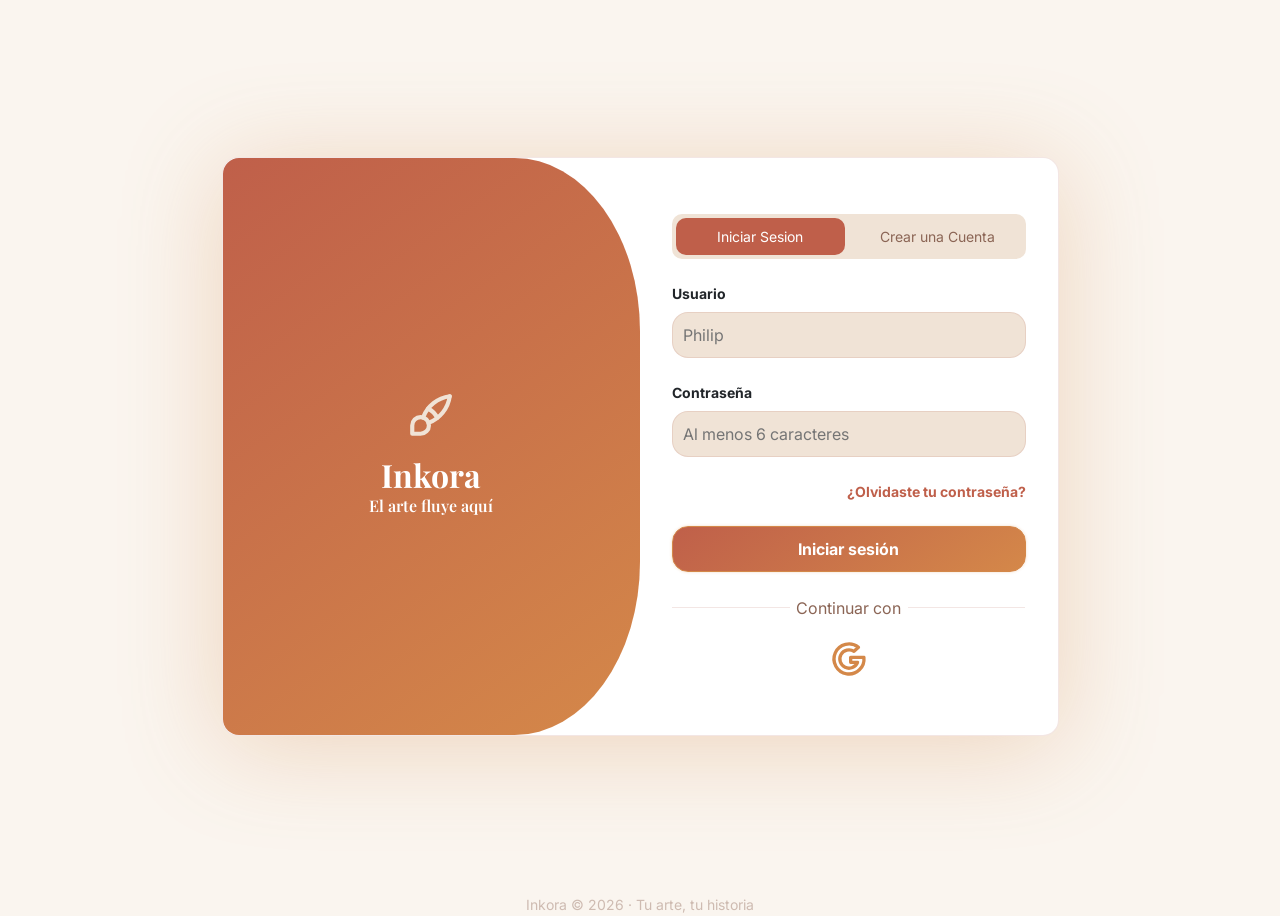
<file: index.html>
<!DOCTYPE html>
<html lang="en">

<head>
    <meta charset="UTF-8">
    <meta name="viewport" content="width=device-width, initial-scale=1.0">
    <title>Inkora</title>


    <!-- css -->
    <link href="https://cdnjs.cloudflare.com/ajax/libs/bootstrap/5.3.8/css/bootstrap.min.css" rel="stylesheet">
    <link rel="stylesheet" href="./assets/css/global.css">
    <link rel="stylesheet" href="./assets/css/index.css">
    <!-- js -->
    <script defer src="./assets/js/global.js"></script>
    <script defer src="./assets/js/index.js"></script>
</head>

<body class="min-vh-100 d-flex align-items-center flex-column">

    <main class="container flex-grow-1 d-flex flex-column justify-content-center align-items-lg-center">

        <section class="card d-flex flex-column flex-lg-row col-lg-9 py-lg-4">

            <header class="card-hd col-lg-6 d-flex justify-content-center align-items-center flex-column">
                <div class="logo">
                    <svg xmlns="http://www.w3.org/2000/svg" width="24" height="24" viewBox="0 0 24 24" fill="none"
                        stroke="currentColor" stroke-width="2" stroke-linecap="round" stroke-linejoin="round"
                        class="icon icon-tabler icons-tabler-outline icon-tabler-brush">
                        <path stroke="none" d="M0 0h24v24H0z" fill="none" />
                        <path d="M3 21v-4a4 4 0 1 1 4 4h-4" />
                        <path d="M21 3a16 16 0 0 0 -12.8 10.2" />
                        <path d="M21 3a16 16 0 0 1 -10.2 12.8" />
                        <path d="M10.6 9a9 9 0 0 1 4.4 4.4" />
                    </svg>
                </div>

                <h1>
                    Inkora
                </h1>

                <span>El arte fluye aquí</span>
            </header>

            <div id="content" class="content col-lg-6 d-flex flex-column">
                <div class="card-options d-flex gap-2 justify-content-evenly p-1">
                    <div class="selected p-2">
                        <p class="m-0">Iniciar Sesion</p>
                    </div>
                    <div class="p-2">
                        <p class="m-0">Crear una Cuenta</p>
                    </div>
                </div>

                <form class="form d-flex flex-column gap-4">

                    <div class="labels d-flex flex-column gap-2">
                        <label class="" for="email">Usuario</label>
                        <input type="text" name="text" id="usuario" placeholder="Philip" required>
                    </div>

                    <div class="labels d-flex flex-column gap-2">
                        <label for="password">Contraseña</label>
                        <input type="password" name="password" id="password" placeholder="Al menos 6 caracteres">
                    </div>

                    <div id="span-error" class="div-error">
                        <div  class="div-error__content">
                            <span>Error usuario o contraseña incorrectos</span>
                        </div>
                    </div>

                    <span>¿Olvidaste tu contraseña?</span>

                    <button class="boton-formulario" id="subLogin" type="submit">Iniciar sesión</button>

                </form>

                <div class="card-continue d-flex align-items-center">
                    <div></div>
                    <p>Continuar con</p>
                    <div></div>
                </div>

                <div class="card-networks align-self-center">
                    <div>
                        <svg xmlns="http://www.w3.org/2000/svg" viewBox="0 0 24 24" fill="none" stroke="currentColor"
                            stroke-width="2" stroke-linecap="round" stroke-linejoin="round"
                            class="icon icon-tabler icons-tabler-outline icon-tabler-brand-google">
                            <path stroke="none" d="M0 0h24v24H0z" fill="none" />
                            <path
                                d="M20.945 11a9 9 0 1 1 -3.284 -5.997l-2.655 2.392a5.5 5.5 0 1 0 2.119 6.605h-4.125v-3h7.945" />
                        </svg>
                    </div>
                </div>
            </div>

        </section>

    </main>

    <footer>
        <small>
            Inkora © 2026 · Tu arte, tu historia
        </small>
    </footer>

    <script src="https://cdn.jsdelivr.net/npm/bootstrap@5.3.8/dist/js/bootstrap.bundle.min.js"
        integrity="sha384-FKyoEForCGlyvwx9Hj09JcYn3nv7wiPVlz7YYwJrWVcXK/BmnVDxM+D2scQbITxI"
        crossorigin="anonymous"></script>
</body>

</html>
</file>
<file: assets/css/global.css>
@import url('https://fonts.googleapis.com/css2?family=Inter:ital,opsz,wght@0,14..32,100..900;1,14..32,100..900&family=Playfair+Display:ital,wght@0,400..900;1,400..900&display=swap');

*,
*::before,
*::after {
  box-sizing: border-box;
}

img,
picture,
video,
canvas,
svg {
  display: block;
  max-width: 100%;
}

input,
button,
textarea,
select {
  font: inherit;
}

h1,
h2,
h3,
h4,
h5,
h6,
p {
  margin: 0;
}

:root {
  /* Light Mode */
  --bg-color: hsl(33, 52%, 96%);
  --card: hsl(28, 100%, 97%);
  --terracota: hsl(11, 48%, 52%);
  --terracota-t: hsl(11, 48%, 52%, 40%);
  --amber: hsl(27, 62%, 56%);
  --amber-t: hsl(27, 62%, 56%, 30%);
  --dusty-rose: hsl(7, 39%, 62%);
  --dusty-rose-t: hsl(7, 39%, 62%, 20%);
  --warm-sand: hsl(31, 45%, 89%);
  --foreground: hsl(17, 47%, 12%);
  --muted-text: hsl(17, 24%, 44%);
  --muted-text-t: hsl(17, 24%, 44%, 40%);
  --bg-error: hsl(11, 80%, 96%);
  --bd-txt-error: hsl(11, 48%, 52%);

  /* Dark mode */
  --bg-color-d: hsl(20, 27%, 9%);
  --card-d: hsl(22, 29%, 11%);
  --popover-d: hsl(22, 31%, 14%);
  --terracota-d: hsl(11, 58%, 60%);
  --amber-d: hsl(27, 62%, 56%);
  --foreground-d: hsl(32, 46%, 93%);
  --muted-text-d: hsl(20, 20%, 53%);

  --fm-hd: "Playfair Display", serif;
  --fm: "Inter", sans-serif;
  --fs: 16px;
  --fs-sm: 0.875rem;
  --fs-md: 1rem;
  --fs-lg: 1.25rem;
  --fs-xl: 1.5rem;
  --fs-2xl: 2rem;
  --fs-3xl: 3rem;
}

body {
  background-color: var(--bg-color);
  font-family: var(--fm);
  min-height: 100dvh;
  font-size: var(--fs);
}

h1,
h2,
h3,
h4,
h5,
h6 {
  font-family: var(--fm-hd);
}

p {
  color: var(--muted-text);
  font-family: var(--fm);
}

/* ===== NAVBAR ===== */
.navbar {
  border-bottom: 1px solid var(--warm-sand);
  box-shadow: 0 3px 10px 0 var(--warm-sand);
  padding-inline: 1.25rem;
  padding-block: 0.5rem;
}

.navbar div {
  gap: 0.875rem;
}

/* Logo */
.logo-navbar {
  padding: 0.7rem;
  border-radius: 1rem;
  color: var(--warm-sand);
  background: linear-gradient(145deg, var(--terracota), var(--amber));

  svg {
    width: 30px;
    height: 30px;
  }
}

.inkora {
  text-decoration: none;
  font-size: var(--fs-xl);
  font-family: var(--fm-hd);
  color: var(--terracota);
  font-weight: 700;
}

/* Nav links */
.nav-links {
  list-style: none;
  padding: 0;
  margin: 0;
}

.nav-2 li {
  padding: 0.5rem 1.25rem;
  border-radius: 1rem;

  a {
    text-decoration: none;
    color: var(--muted-text);
    font-weight: 600;
    gap: 0.5rem;
    cursor: pointer;
  }

  svg {
    width: 25px;
  }

  &.active {
    background-color: var(--warm-sand);

    a {
      color: var(--terracota);
      font-weight: bold;
    }
  }
}

/* More */
.more svg,
.more img {
  width: auto;
  background-color: var(--warm-sand);
  border-radius: 50%;
}

.more svg {
  padding: 0.5rem;
  height: 40px;
  color: var(--muted-text);
}

.more img {
  height: 35px;
  border: 2px solid var(--terracota);
}

body.dark {
  background-color: var(--bg-color-d);
  color: var(--muted-text-d);
}

footer {
  text-align: center;
  margin-bottom: -1rem;
  color: var(--muted-text-t);
}

/* artworks */

.artwork-image .art-container {
    display: none;
}

.artwork-image .art-container.visible {
    display: block;
}

/* Modal */

.modal-content {
  background-color: whitesmoke;
  max-height: 80vh;

}

.modal-img img {
  object-fit: cover;
  height: 100%;
  width: 100%;
}

.modal-container img {
  aspect-ratio: 1/1;
  border: 2px solid var(--dusty-rose);
  border-radius: 100%;
}

.modal-container .modal-header {
  display: flex;
  align-items: center;
  gap: 1rem;

  border-bottom: 0.1px solid var(--dusty-rose-t);

  img {
    height: 38px;
  }

  h3 {
    font-family: var(--fm);
    gap: 1rem;
    font-size: var(--fs-md);
    margin-bottom: 0;
  }
}


.modal-container .modal-body {
  height: 80vh;
  overflow-y: scroll;
  padding: 1.5rem 1rem;
  border-bottom: 0.1px solid var(--dusty-rose-t);


  &::-webkit-scrollbar {
    width: 0.5rem;
  }

  &::-webkit-scrollbar-thumb {
    background: var(--warm-sand);
    border-radius: 1rem;
  }
}

.comment-featured img {
  height: 38px;
  align-self: flex-start;
}


.comment-info {
  width: 100%;
  display: flex;
  flex-direction: column;
  gap: 0.25rem;

  p {
    color: var(--foreground);
    word-break: break-word;
    overflow-wrap: break-word;
    padding-right: 3rem;
  }

  span {
    color: var(--muted-text);
  }

  h4,
  p,
  span {
    font-family: var(--fm);
    font-size: var(--fs-md);
    margin-bottom: 0;
  }

  header {
    display: flex;
    justify-content: space-between;
    align-items: center;
  }

  footer {
    display: flex;
    gap: 0.1rem;

    button {
      border: none;
      margin-left: -0.5rem;
      color: var(--terracota-t);
      background-color: transparent;

    }

    svg {
      height: 24px;
    }
  }
}

.m-footer {
  padding-inline: 1rem;
  display: flex;
  padding-block: 0.5rem 1rem;
}

.m-footer-container {
  flex: 1;

  button {
    border: none;
    margin-left: -0.5rem;
    color: var(--foreground);
    background-color: transparent;

    svg {
      width: 30px;
      height: 30px;
    }
  }

  input {
    border: none;
    padding: 1rem;
    background-color: transparent;
    width: 100%;
  }

  input:focus {
    outline: none;
  }
}

.send-comment {
  display: flex;
  align-items: end;
  outline: none;
  border: none;
  background: transparent;

  svg {
    width: 32px;
    height: 32px;
    margin-bottom: 0.7rem;
  }
}
</file>
<file: assets/css/index.css>
.card {
    border-radius: 1rem;
    border: 1px solid var(--dusty-rose-t);
    box-shadow: 0 10px 100px 0 var(--amber-t);
    margin-inline: 1rem;
}

.card-hd,
.content {
    padding: 2rem;
}

.card-hd {
    .logo {
        padding: 1rem;
        border-radius: 1rem;
        color: var(--warm-sand);
        background: linear-gradient(145deg, var(--terracota), var(--amber));
        margin-block: 1rem;
    }

    svg {
        width: 26px;
        height: 26px;
    }

    h1 {
        color: var(--terracota);
        font-weight: 700;
        font-size: var(--fs-2xl)
    }

    span {
        color: var(--muted-text);
        font-family: var(--fm-hd);
        font-weight: 600;
    }

    @media (width >=992px) {
        background: linear-gradient(145deg, var(--terracota), var(--amber));
        margin-block: -1.5rem;
        border-radius: inherit;
        border-top-right-radius: 30%;
        border-bottom-right-radius: 30%;

        .logo {
            background: transparent;
            margin-block: 0;
        }

        svg {
            width: 50px;
            height: 50px;
        }

        h1,
        span {
            color: white;
        }
    }
}

.card-options {
    background-color: var(--warm-sand);
    font-size: var(--fs-sm);
    border-radius: 10px;


    div {
        display: flex;
        align-items: center;
        justify-content: center;
        text-align: center;
        width: 100%;

        p {
            color: var(--muted-text);
        }
    }

    div.selected {
        background-color: var(--terracota);
        border-radius: inherit;

        p {
            color: white;
        }

    }
}

.content {
    gap: 1.5rem;
}

.form {


    label {
        font-size: var(--fs-sm);
        font-weight: bold;
    }

    input {
        padding: 10px;
        border-radius: 1rem;
        background-color: var(--warm-sand);
        border: 1px solid var(--dusty-rose-t);
    }

    span {
        color: var(--terracota);
        font-size: var(--fs-sm);
        font-weight: bold;
        align-self: flex-end;

    }

    button {
        background: linear-gradient(145deg, var(--terracota), var(--amber));
        border: none;
        border-radius: 1rem;
        padding: 10px;
        color: white;
        font-weight: bold;
        border: 1px solid var(--amber);
        box-shadow: 0 0 3px 0 var(--amber-t)
    }
}

.div-error {
    display: none;
    grid-template-rows: 0fr;
}

.div-error__content {
    overflow: hidden;
}

.div-error span {
    display: block;
    padding: 1rem;
    text-align: center;
    color: var(--bd-txt-error);
    background-color: var(--bg-error);
    border-radius: 1rem;
    border: 1px solid var(--bd-txt-error);
}

/* estado activo */
.div-error.error {
    display: grid;
    grid-template-rows: 1fr;
}

.card-continue { 
    div {
        height: 1px;
        background-color: var(--dusty-rose-t);

    }

    p {
        margin: 0;
        text-align: center;
    }

    & * {
        flex: 1;
    }
}

.card-networks {
    margin-top: -5px;
    cursor: pointer;

    div svg {
        aspect-ratio: 1/1;
        width: 40px;
        color: var(--amber);
    }
}
</file>
